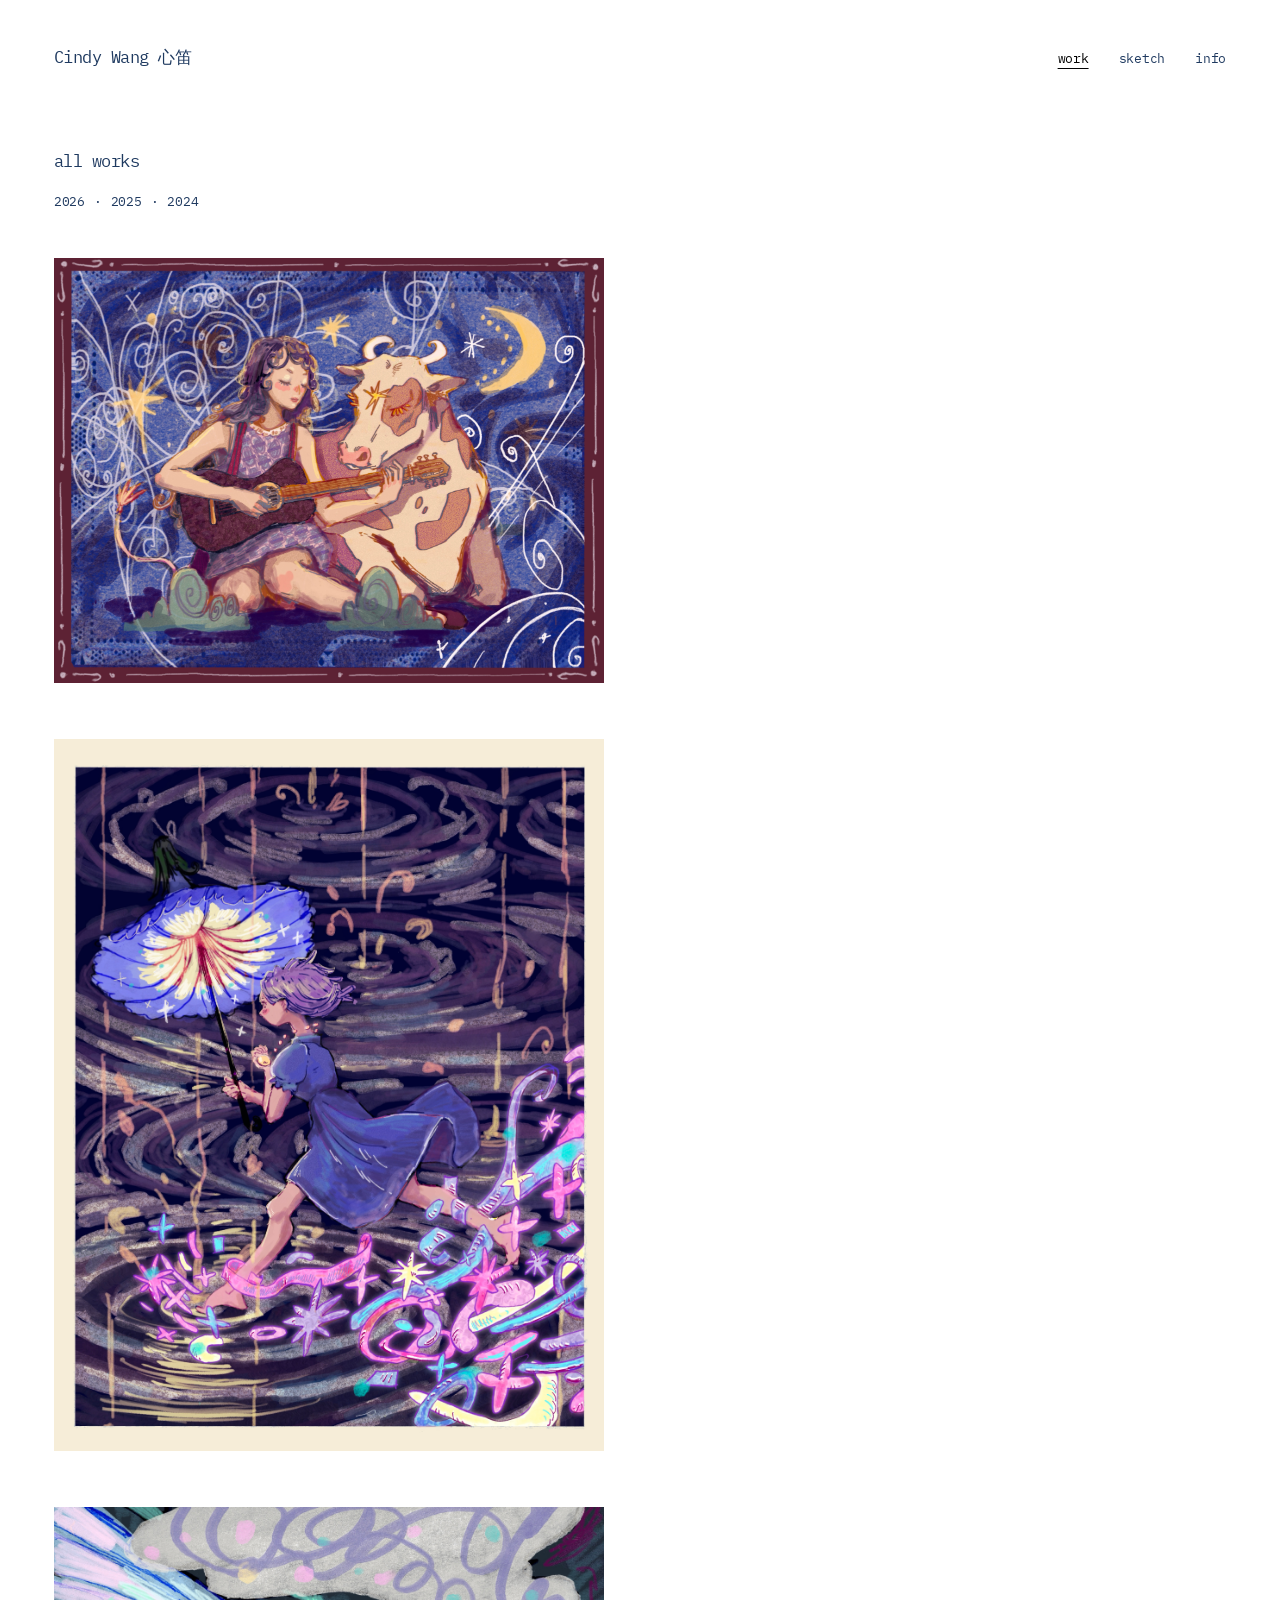
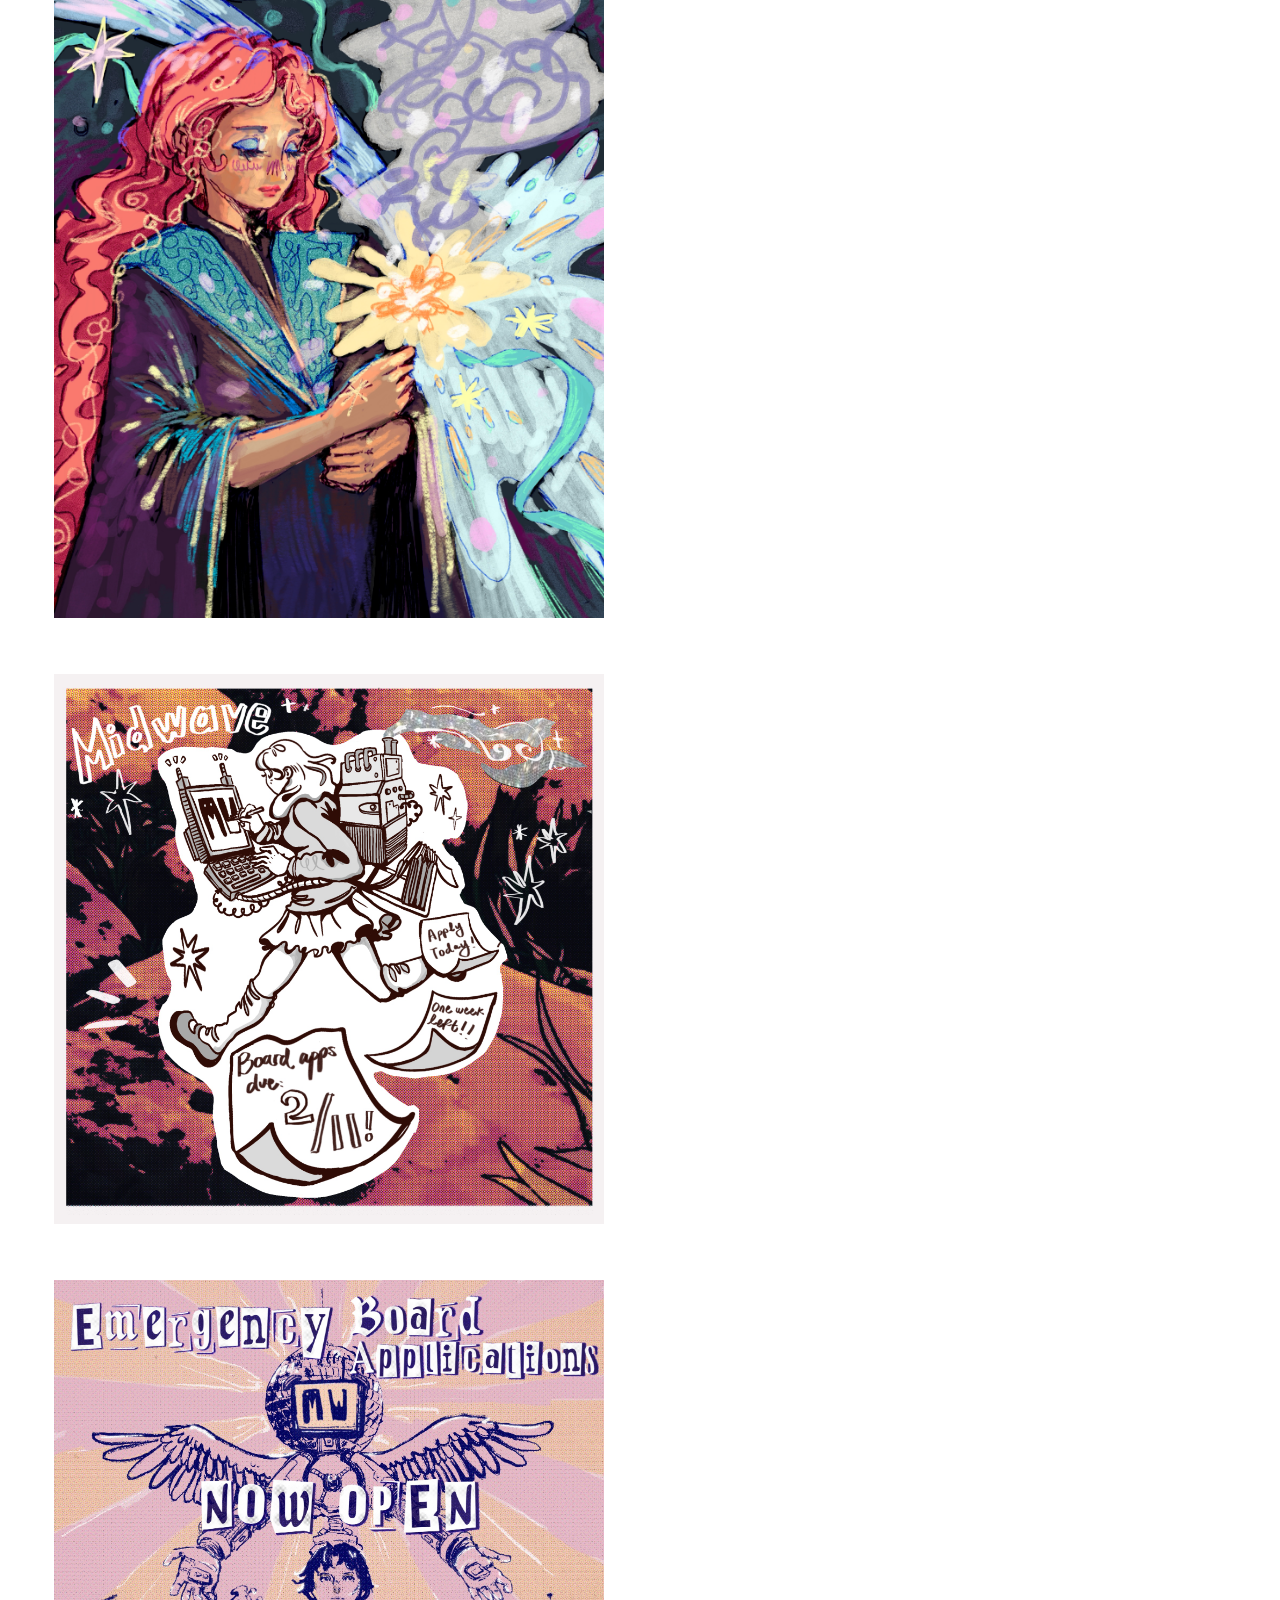
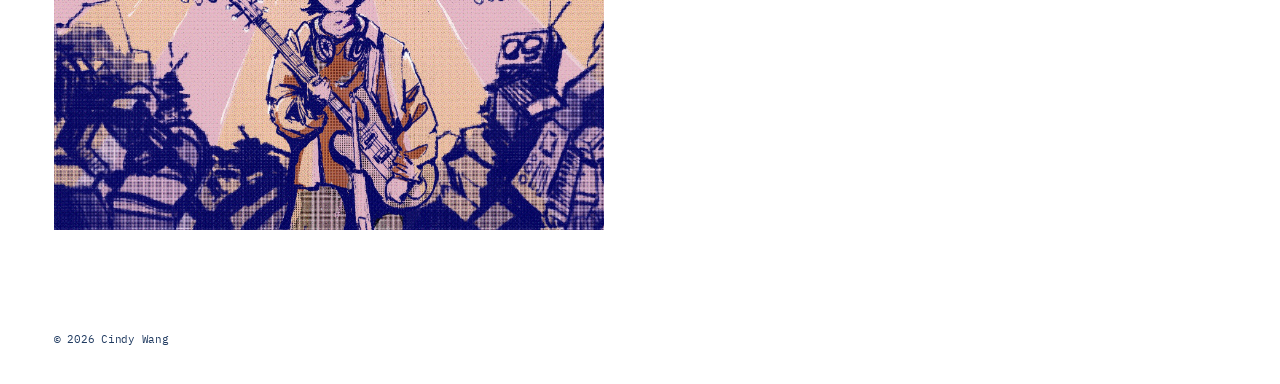
<file: index.html>
<!doctype html>
<html lang="en">
<head>
  <meta charset="utf-8">
  <meta name="viewport" content="width=device-width, initial-scale=1">
  <meta name="description" content="Cindy Wang — paintings and drawings.">
<title>Cindy Wang 心笛</title>
  <link rel="stylesheet" href="style.css">
</head>
<body>
  <header class="site-header">
<a class="site-name" href="#work">Cindy Wang 心笛</a>
    <nav aria-label="Main navigation">
<a href="#work" data-page="work">work</a>
<a href="#sketch" data-page="sketch">sketch</a>
<a href="#about" data-page="about">info</a>

    </nav>
  </header>
 <main>
  <section class="work-index" id="work-index">
    <h1>all works</h1>

<nav class="year-nav" aria-label="Browse by year">
  <a href="#work" data-year="2026">2026</a>
  <span>·</span>
  <a href="#work" data-year="2025">2025</a>
  <span>·</span>
  <a href="#work" data-year="2024">2024</a>
</nav>
  </section>

  <div id="content" tabindex="-1"></div>
</main>
  <footer>© <span id="year"></span> Cindy Wang</footer>
  <dialog id="viewer" aria-label="Artwork viewer">
    <button class="close" aria-label="Close image">×</button>
    <button class="previous" aria-label="Previous artwork">←</button>
    <div class="viewer-content"><img id="viewer-image" alt=""><p id="viewer-caption"></p></div>
    <button class="next" aria-label="Next artwork">→</button>
  </dialog>
  <script src="script.js"></script>
</body>
</html>
</file>
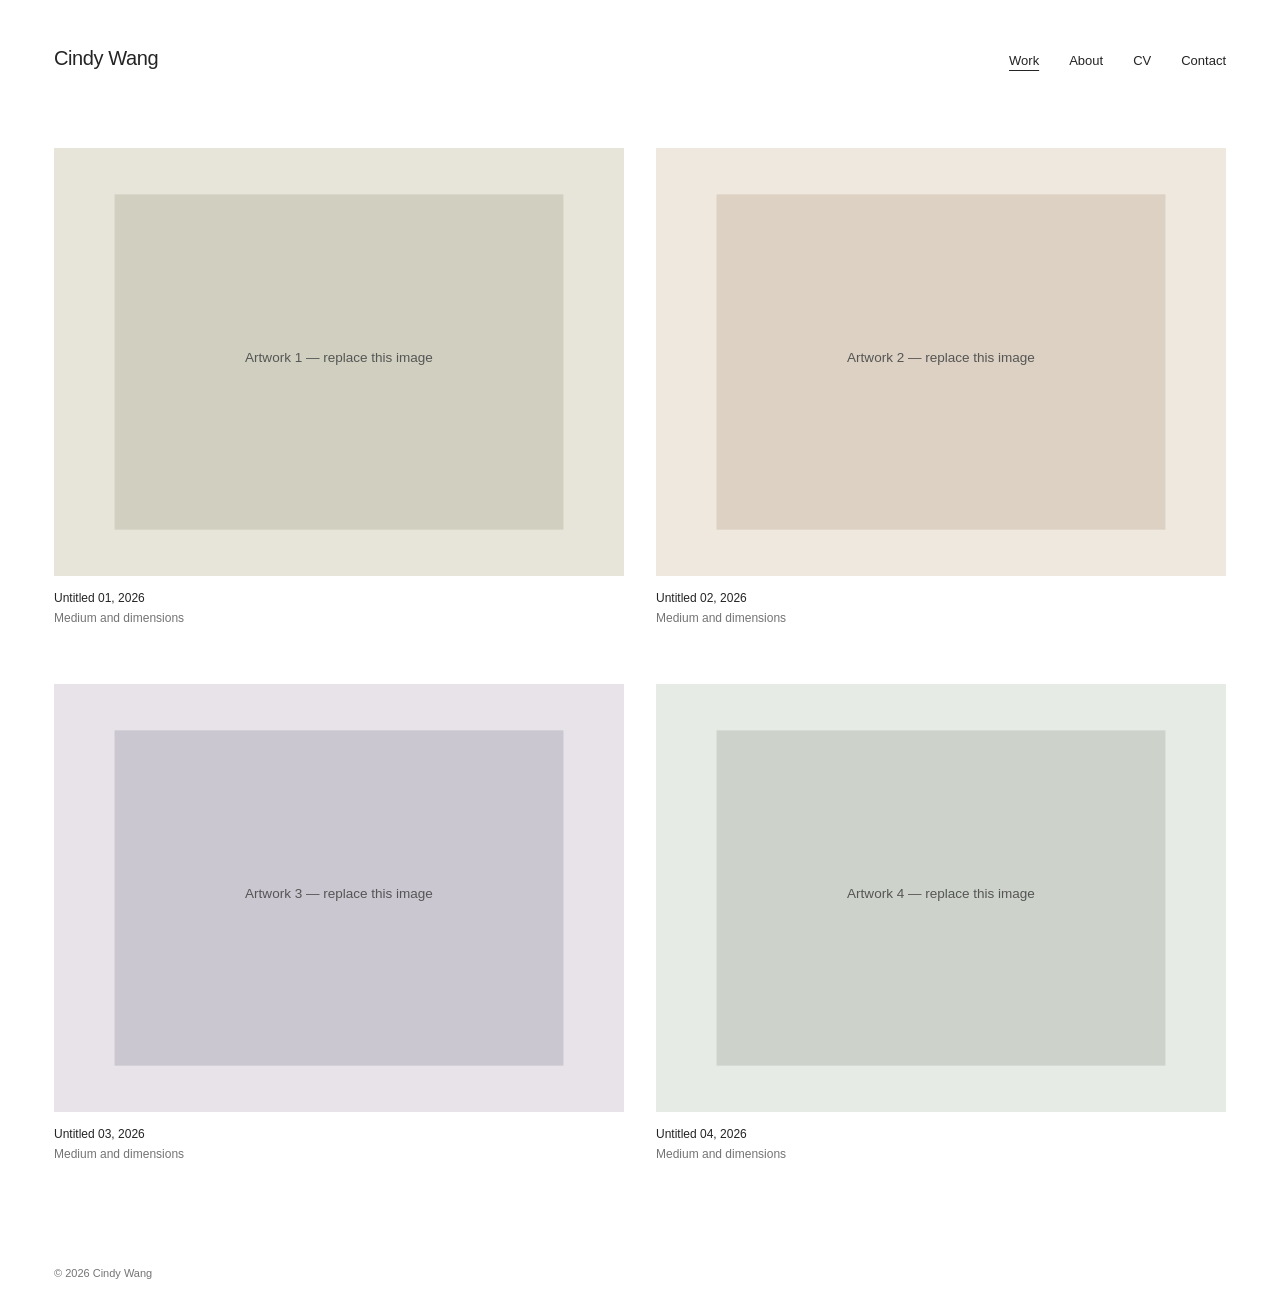
<file: cindy-wang-portfolio/index.html>
<!doctype html>
<html lang="en">
<head>
  <meta charset="utf-8">
  <meta name="viewport" content="width=device-width, initial-scale=1">
  <meta name="description" content="Cindy Wang — paintings and drawings.">
  <title>Cindy Wang — Work</title>
  <link rel="stylesheet" href="style.css">
</head>
<body>
  <header class="site-header">
    <a class="site-name" href="#work">Cindy Wang</a>
    <nav aria-label="Main navigation">
      <a href="#work" data-page="work">Work</a>
      <a href="#about" data-page="about">About</a>
      <a href="#cv" data-page="cv">CV</a>
      <a href="#contact" data-page="contact">Contact</a>
    </nav>
  </header>
  <main id="content" tabindex="-1"></main>
  <footer>© <span id="year"></span> Cindy Wang</footer>
  <dialog id="viewer" aria-label="Artwork viewer">
    <button class="close" aria-label="Close image">×</button>
    <button class="previous" aria-label="Previous artwork">←</button>
    <div class="viewer-content"><img id="viewer-image" alt=""><p id="viewer-caption"></p></div>
    <button class="next" aria-label="Next artwork">→</button>
  </dialog>
  <script src="script.js"></script>
</body>
</html>
</file>
<file: style.css>
@import url('https://fonts.googleapis.com/css2?family=IBM+Plex+Mono:wght@400;500&display=swap');

:root {
  color-scheme: light;
  --ink: #242424;
  --muted: #747474;
  --gap: 32px;
}

* {
  box-sizing: border-box;
}

html {
  scroll-behavior: smooth;
}

body {
  margin: 0;
  background: white;
  color: var(--ink);
  font-family: 'IBM Plex Mono', monospace;
  font-size: 13px;
  font-weight: 400;
  line-height: 1.7;
  letter-spacing: -0.02em;
}

a {
  color: inherit;
  text-decoration: none;
}

a:hover,
a:focus-visible {
  text-decoration: underline;
  text-underline-offset: 4px;
}

/* HEADER */

.site-header {
  max-width: 1440px;
  margin: auto;
  padding: 43px 54px 75px;
  display: flex;
  justify-content: space-between;
  gap: 24px;
  align-items: baseline;
}

.site-name {
  font-size: 20px;
  font-weight: 400;
  letter-spacing: -0.02em;
}

.site-header nav {
  display: flex;
  gap: 30px;
  font-size: 13px;
}

.site-header nav a[aria-current=page] {
  text-decoration: underline;
  text-underline-offset: 5px;
}

/* MAIN CONTENT */

main {
  max-width: 1440px;
  margin: auto;
  padding: 0 54px;
  min-height: 55vh;
}

/* ARTWORK GALLERY */



.gallery {
  display: grid;
  grid-template-columns: 1fr;
  gap: 56px;
  max-width: 550px;
  margin-left: 0;
  margin-right: auto;
}

.artwork {
  min-width: 0;
}

.artwork button {
  border: 0;
  background: transparent;
  padding: 0;
  width: 100%;
  cursor: zoom-in;
  display: block;
}

.artwork img {
  display: block;
  width: 100%;
  height: auto;
  aspect-ratio: auto;
  object-fit: contain;
  background: transparent;
}

.artwork .details {
  font-size: 12px;
  margin-top: 12px;
  line-height: 1.7;
}

.artwork .details .secondary {
  color: var(--muted);
}

/* ABOUT, CV, CONTACT */

.text-page {
  max-width: 620px;
  line-height: 1.85;
  font-size: 14px;
}

.text-page h1 {
  font-size: 18px;
  font-weight: 400;
  margin: 0 0 26px;
}

.text-page p {
  margin: 0 0 16px;
}

.text-page a {
  text-decoration: underline;
  text-underline-offset: 3px;
}

/* FOOTER */

footer {
  max-width: 1440px;
  margin: 100px auto 0;
  padding: 0 54px 35px;
  font-size: 11px;
  color: var(--muted);
}

/* ARTWORK IMAGE VIEWER */

dialog {
  position: fixed;
  inset: 0;
  border: 0;
  padding: 45px 72px;
  background: #fff;
  max-width: none;
  max-height: none;
  width: 100vw;
  height: 100vh;
}

dialog::backdrop {
  background: rgba(255, 255, 255, 0.96);
}

.viewer-content {
  height: 100%;
  display: flex;
  flex-direction: column;
  align-items: center;
  justify-content: center;
  gap: 14px;
}

.viewer-content img {
  max-width: 100%;
  max-height: calc(100vh - 145px);
  object-fit: contain;
}

.viewer-content p {
  font-size: 12px;
  color: var(--muted);
  margin: 0;
  text-align: center;
}

dialog button {
  position: absolute;
  border: 0;
  background: transparent;
  font: 22px Arial;
  cursor: pointer;
  color: var(--ink);
  padding: 12px;
}

.close {
  right: 22px;
  top: 16px;
}

.previous {
  left: 15px;
  top: 50%;
}

.next {
  right: 15px;
  top: 50%;
}

/* MOBILE LAYOUT */

@media (max-width: 700px) {
  .site-header {
    padding: 25px 22px 45px;
    display: block;
  }

  .site-name {
    display: block;
    margin-bottom: 19px;
  }

  .site-header nav {
    gap: 22px;
    flex-wrap: wrap;
  }

  main {
    padding: 0 22px;
  }

  .gallery {
    grid-template-columns: 1fr;
    gap: 42px;
  }

  .artwork img {
    aspect-ratio: auto;
  }

  footer {
    padding: 0 22px 25px;
    margin-top: 70px;
  }

  dialog {
    padding: 65px 35px;
  }

  .previous {
    left: 0;
  }

  .next {
    right: 0;
  }
}

/* WORK INDEX */

.work-index {
  margin-bottom: 45px;
}

.work-index h1 {
  font-size: 20px;
  font-weight: 400;
  letter-spacing: -0.02em;
  margin: 0 0 15px;
}

.year-nav {
  display: flex;
  flex-wrap: wrap;
  align-items: center;
  gap: 9px;
  font-size: 15px;
}

.year-nav a {
  color: #999999;
  text-decoration: none;
}

.year-nav a:hover {
  color: #242424;
}

.year-nav span {
  color: #242424;
}

/* Hide year navigation on other pages */

body:not(:has(#work-index)) .work-index {
  display: none;
}

body:has(#content .text-page) .work-index {
  display: none;
}

/* WEBSITE TEXT COLORS */

:root {
  --ink: #1F3A60;
  --muted: #1F3A60;
}

/* All text */

body {
  color: #1F3A60;
}

/* All links */

a,
a:visited {
  color: #1F3A60;
}

/* Hover, click, and keyboard focus */

a:hover,
a:active,
a:focus-visible {
  color: #000000;
}

/* Navigation links */

.site-header nav a[aria-current="page"] {
  color: #000000;
}

/* Year navigation */

.year-nav a,
.year-nav span {
  color: #1F3A60;
}

.year-nav a:hover,
.year-nav a:active,
.year-nav a:focus-visible {
  color: #000000;
}

/* Artwork descriptions and secondary text */

.artwork .details,
.artwork .details .secondary,
.text-page,
footer,
.viewer-content p {
  color: #1F3A60;
}

/* Artwork viewer buttons */

dialog button {
  color: #1F3A60;
}

dialog button:hover,
dialog button:active {
  color: #000000;
}

/* ARCHIVAL TYPOGRAPHY */

.site-name {
  font-family: 'IBM Plex Mono', monospace;
  font-size: 17px;
  font-weight: 400;
  letter-spacing: -0.03em;
}

.site-header nav {
  font-family: 'IBM Plex Mono', monospace;
  font-size: 13px;
}

.work-index h1 {
  font-family: 'IBM Plex Mono', monospace;
  font-size: 17px;
  font-weight: 400;
  letter-spacing: -0.03em;
}

.year-nav {
  font-family: 'IBM Plex Mono', monospace;
  font-size: 13px;
}

.artwork .details,
.text-page,
footer,
.viewer-content p {
  font-family: 'IBM Plex Mono', monospace;
}

.text-page h1 {
  font-size: 16px;
  font-weight: 400;
}
</file>
<file: cindy-wang-portfolio/style.css>
:root{color-scheme:light;--ink:#242424;--muted:#747474;--gap:32px}*{box-sizing:border-box}html{scroll-behavior:smooth}body{margin:0;background:white;color:var(--ink);font:14px/1.5 Arial,Helvetica,sans-serif}a{color:inherit;text-decoration:none}a:hover,a:focus-visible{text-decoration:underline;text-underline-offset:4px}.site-header{max-width:1440px;margin:auto;padding:43px 54px 75px;display:flex;justify-content:space-between;gap:24px;align-items:baseline}.site-name{font-size:20px;font-weight:400;letter-spacing:-.02em}.site-header nav{display:flex;gap:30px;font-size:13px}.site-header nav a[aria-current=page]{text-decoration:underline;text-underline-offset:5px}main{max-width:1440px;margin:auto;padding:0 54px;min-height:55vh}.gallery{display:grid;grid-template-columns:repeat(2,minmax(0,1fr));gap:56px var(--gap)}.artwork{min-width:0}.artwork button{border:0;background:transparent;padding:0;width:100%;cursor:zoom-in;display:block}.artwork img{display:block;width:100%;height:auto;aspect-ratio:4/3;object-fit:contain;background:#f7f7f7}.artwork .details{font-size:12px;margin-top:12px;line-height:1.7}.artwork .details .secondary{color:var(--muted)}.text-page{max-width:620px;line-height:1.85;font-size:14px}.text-page h1{font-size:18px;font-weight:400;margin:0 0 26px}.text-page p{margin:0 0 16px}.text-page a{text-decoration:underline;text-underline-offset:3px}footer{max-width:1440px;margin:100px auto 0;padding:0 54px 35px;font-size:11px;color:var(--muted)}dialog{position:fixed;inset:0;border:0;padding:45px 72px;background:#fff;max-width:none;max-height:none;width:100vw;height:100vh}dialog::backdrop{background:rgba(255,255,255,.96)}.viewer-content{height:100%;display:flex;flex-direction:column;align-items:center;justify-content:center;gap:14px}.viewer-content img{max-width:100%;max-height:calc(100vh - 145px);object-fit:contain}.viewer-content p{font-size:12px;color:var(--muted);margin:0;text-align:center}dialog button{position:absolute;border:0;background:transparent;font:22px Arial;cursor:pointer;color:var(--ink);padding:12px}.close{right:22px;top:16px}.previous{left:15px;top:50%}.next{right:15px;top:50%}@media(max-width:700px){.site-header{padding:25px 22px 45px;display:block}.site-name{display:block;margin-bottom:19px}.site-header nav{gap:22px;flex-wrap:wrap}main{padding:0 22px}.gallery{grid-template-columns:1fr;gap:42px}.artwork img{aspect-ratio:auto}footer{padding:0 22px 25px;margin-top:70px}dialog{padding:65px 35px}.previous{left:0}.next{right:0}}
</file>
